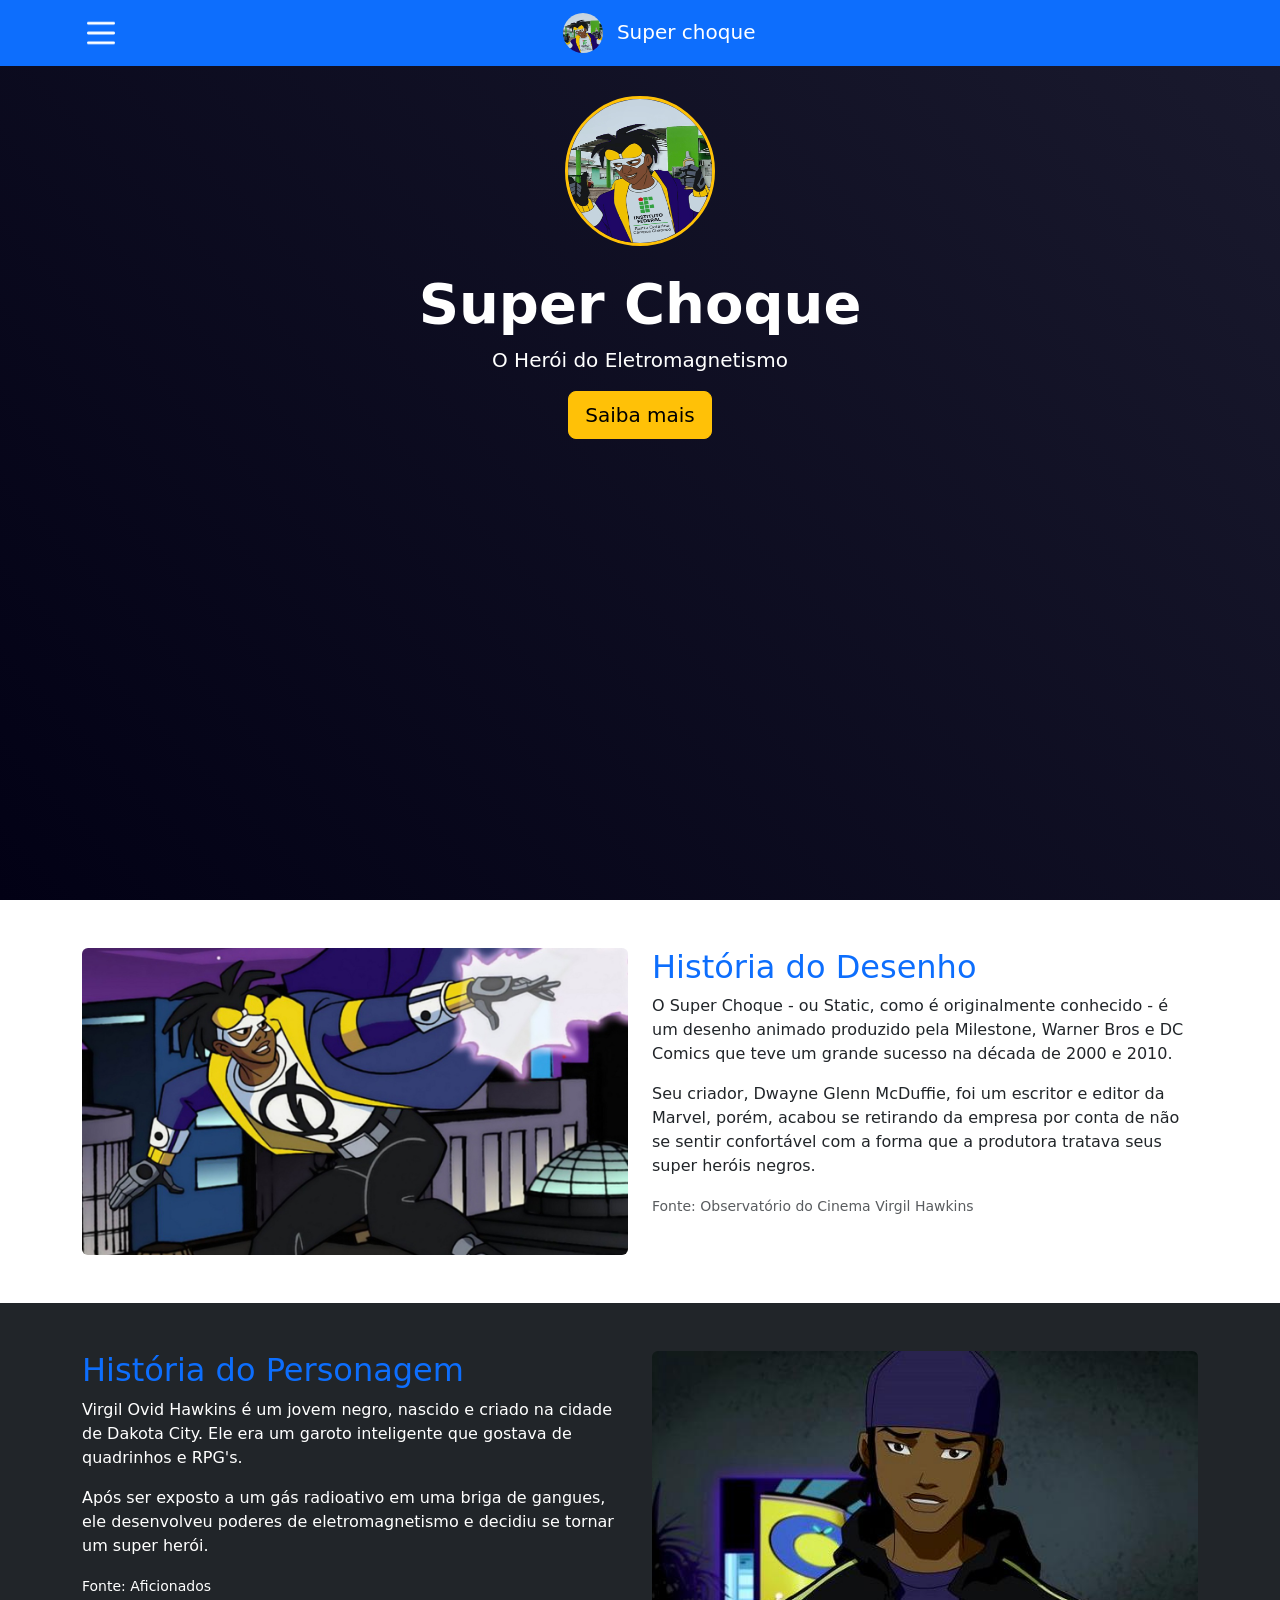
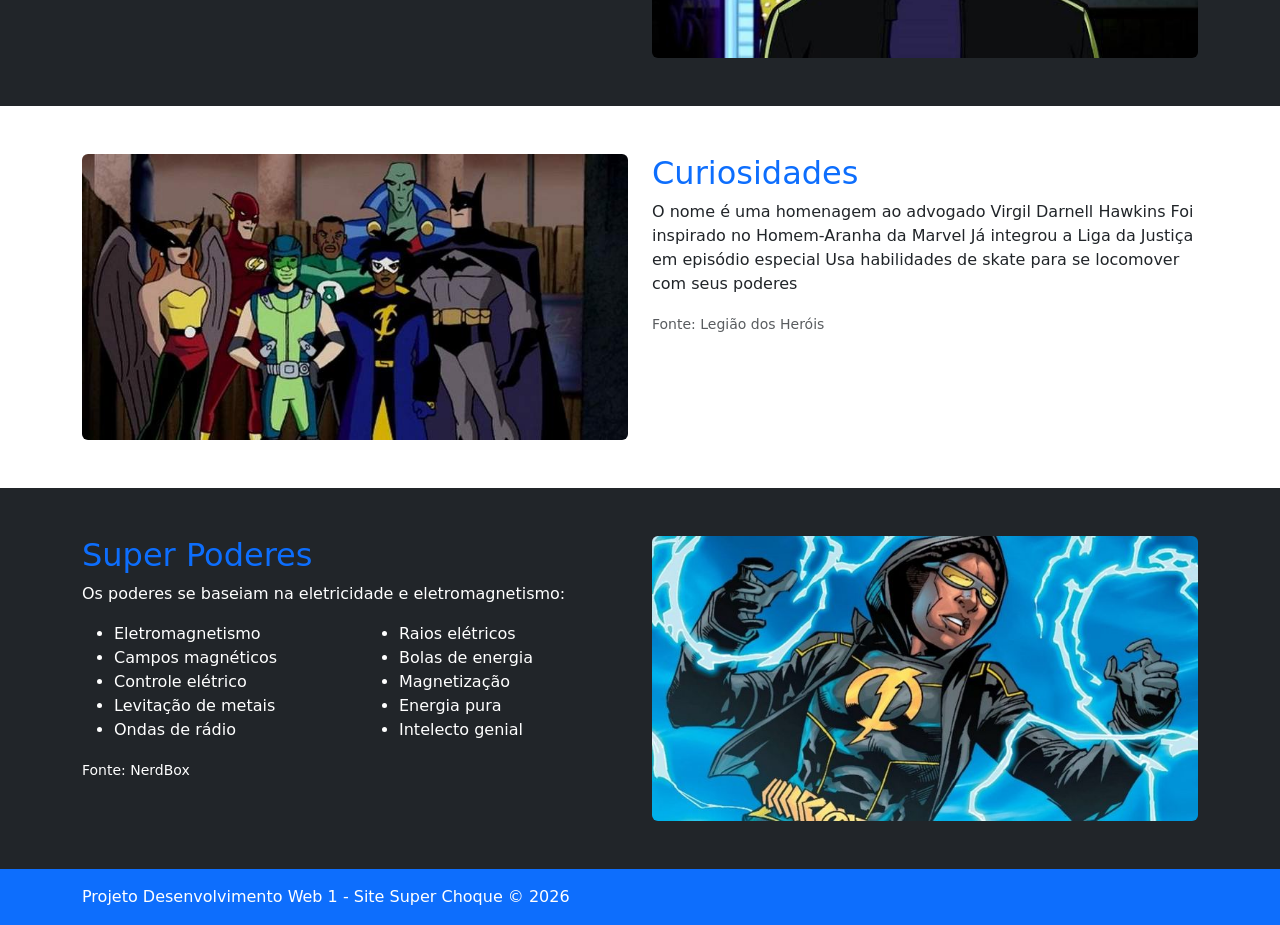
<file: site_super_choque/index.html>
<!doctype html>
<html lang="en">
  <head>
    <meta charset="utf-8">
    <meta name="viewport" content="width=device-width, initial-scale=1">
    <title>Super Choque</title>
    <link href="https://cdn.jsdelivr.net/npm/bootstrap@5.3.8/dist/css/bootstrap.min.css" rel="stylesheet" integrity="sha384-sRIl4kxILFvY47J16cr9ZwB07vP4J8+LH7qKQnuqkuIAvNWLzeN8tE5YBujZqJLB" crossorigin="anonymous">
  <link rel="stylesheet" href="css/style.css">
  <script src="js/menu.js"></script>
</head>
  <body>


    <!--Menu de navegação-->
    <div id="menu-lateral" class="menu-lateral">
        <ul class="menu-itens">
            <li><a href="#inicio">inicio</a></li>
            <li><a href="#historia">historia</a></li>
            <li><a href="#personagem">personagem</a></li>
            <li><a href="#curiosidades">cursiosidades</a></li>
            <li><a href="#poderes">poderes</a></li>
        </ul>
    </div>

    <nav class="navbar navbar-dark bg-primary fixed-top">
        <div class="container">
            <button class="btn-menu" onclick="showMenu()">
                <img 
                id="img-menu"
                src="img/icon-hamburger-menu.png"
                width="28"
                height="28"
                alt="menu"
                />
            </button>
            <a class="navbar-brand mx-auto" href ="#">
                <img
                  src ="img/icone_tela_principal.png" 
                  width="40"
                  height="40"
                  alt="Super Choque"
                  class="rounded-circle me-2"
                />
                Super choque
            </a>
        </div>
    </nav>


    <!--Seção Principal-->
    <header id="inicio" class="hero-section text-center text-white py-5">
        <div class="container mt-5">
            <img 
            class="hero-image rounded-circle mb-4"
            src="img/icone_tela_principal.png" 
            alt="super choque"
            />
            <h1 class="display-4 fw-bold">Super Choque</h1>
            <p class="lead">O Herói do Eletromagnetismo</p>
            <a href="#" class="btn btn-warning btn-lg">Saiba mais</a>
        </div>
    </header>

    <!--Historia do desenho-->

    <main>
        <section id="historia" class="py-5">
            <div class="container">
                <div class="row">
                    <div class="col-6">
                        <img 
                         class="img-fluid rounded"
                        src="img/historia.jpg" 
                        alt="Historia Super Choque" 
                        />
                    </div>
                    <div class="col-6">

                    <h2 class="text-primary">História do Desenho</h2>

                    <p>
                        O Super Choque - ou Static, como é originalmente conhecido - é um desenho animado produzido pela Milestone, Warner Bros e DC Comics que teve um grande sucesso na década de 2000 e 2010.
                    </p>
                    
                    <p>
                        Seu criador, Dwayne Glenn McDuffie, foi um escritor e editor da Marvel, porém, acabou se retirando da empresa por conta de não se sentir confortável com a forma que a produtora tratava seus super heróis negros.
                    </p>

                    <p class="text-muted">
                    <small>
                     Fonte: Observatório do Cinema
                    Virgil Hawkins
                    </small>
                    </p>
                    </div>
                </div>
            </div>
        </section>

    

    <!--Historia do personagem-->
        <section id="personagem" class="bg-dark text-white py-5">
            <div class="container">
                <div class="row">
                    <div class="col-6 ">
                        <h2 class="text-primary">
                            História do Personagem
                        </h2>

                        <p>
                            Virgil Ovid Hawkins é um jovem negro, nascido e criado na cidade de Dakota City. Ele era um garoto inteligente que gostava de quadrinhos e RPG's.
                        </p>

                        <p>
                            Após ser exposto a um gás radioativo em uma briga de gangues, ele desenvolveu poderes de eletromagnetismo e decidiu se tornar um super herói.
                        </p>

                        <p class="text-muted">
                            <small class="text-white">Fonte: Aficionados</small>
                        </p>
                    </div>
                    <div class="col-6">
                        <img 
                            class="img-fluid rounded"
                            src="img/historia2.jpg" 
                            alt="Historia Super Choque" 
                            /> 
                    </div>
                </div>
            </div>

        </section>

    <!--Cursiosidades-->
    <section id="curiosidades"class="py-5">
            <div class="container">
                <div class="row">
                    <div class="col-6 ">
                         <img 
                            class="img-fluid rounded"
                            src="img/curiosidades.jpeg" 
                            alt="Historia Super Choque" 
                            /> 
                        
                    </div>
                    <div class="col-6">
                        <h2 class="text-primary">
                             Curiosidades
                        </h2>

                        <p>
                        O nome é uma homenagem ao advogado Virgil Darnell Hawkins
                        Foi inspirado no Homem-Aranha da Marvel
                        Já integrou a Liga da Justiça em episódio especial
                        Usa habilidades de skate para se locomover com seus poderes
                        </p>

                        <p class="text-muted">
                            <small>Fonte: Legião dos Heróis</small>
                        </p>
                       
                    </div>
                </div>
            </div>

        </section>
        
    <!--Super poderes-->
    <section id="poderes" class="bg-dark text-white py-5">
        <div class="container">
            <div class ="row">
                <div class="col-6">
                    <h2 class ="text-primary"> Super Poderes</h2>
                    <p>Os poderes se baseiam na eletricidade e eletromagnetismo:</p>
                    <div class="row">
                        <div class="col-6">
                        <ul>
                            <li>Eletromagnetismo</li>
                            <li>Campos magnéticos</li>
                            <li>Controle elétrico</li>
                            <li>Levitação de metais</li>
                            <li>   Ondas de rádio</li>
                        </ul>
                        </div>
                        <div class="col-6">
                            <ul>
                            <li>Raios elétricos</li>
                            <li>Bolas de energia</li>
                            <li>Magnetização</li>
                            <li>Energia pura</li>
                            <li>Intelecto genial</li>
                        </ul>
                      </div>
                      <p class ="text-muted">
                            <small class = "text-white">Fonte: NerdBox</small>
                        </p>
                    </div>       
                </div>
                    <div class ="col-6">
                    <img src="img/super_poder.jpeg" alt="Super Choque" class="img-fluid rounded"
                    >
                </div>
            </div>
        </div>
    </section>
 </main>

    <footer class="bg-primary text-white py-3">
        <div class="container ">
            <p class="mb-0">
                Projeto Desenvolvimento Web 1 - Site Super Choque © 2026
            </p>
        </div> 
    </footer>


    <script src="https://cdn.jsdelivr.net/npm/bootstrap@5.3.8/dist/js/bootstrap.bundle.min.js" integrity="sha384-FKyoEForCGlyvwx9Hj09JcYn3nv7wiPVlz7YYwJrWVcXK/BmnVDxM+D2scQbITxI" crossorigin="anonymous"></script>
  </body>
</html>
</file>
<file: site_super_choque/css/style.css>
:root{
    --azul-escuro:#020115;
    --amarelo:#ffc107;

}

.hero-image{
    width: 150px;
    height: 150px;
    border: 3px solid var(--amarelo);
}

.hero-section{
    background: linear-gradient(45deg,var(--azul-escuro),#1a1a2e);
    min-height: 100vh;
}

.btn-menu{
    background: none;
    border: none;
    padding: 5px;

}

.menu-lateral{
    position: fixed;
    top:0;
    left: -250px;
    width: 250px;
    height: 100%;
    background: var(--azul-escuro);
    transition: left 0.3s;
    padding-top: 80px;
    z-index: 1000;
}
.menu-lateral.ativa{
    left: 0;
}

.menu-lateral ul{
     list-style:none;
     padding: 0;
     margin:0;
}
.menu-lateral a{
    color:white;
    text-decoration: none;
    display: block;
    padding: 15px 20px;
    border-bottom:1px solid #1a1a2e ;
}
@media(max-width: 768px){
    .hero-image{
        width: 120px;
        height: 120px;
    }
}

img{
    transition: transforms 0.3s;
}

img:hover{
    transform:scale(1.05);
}
</file>
